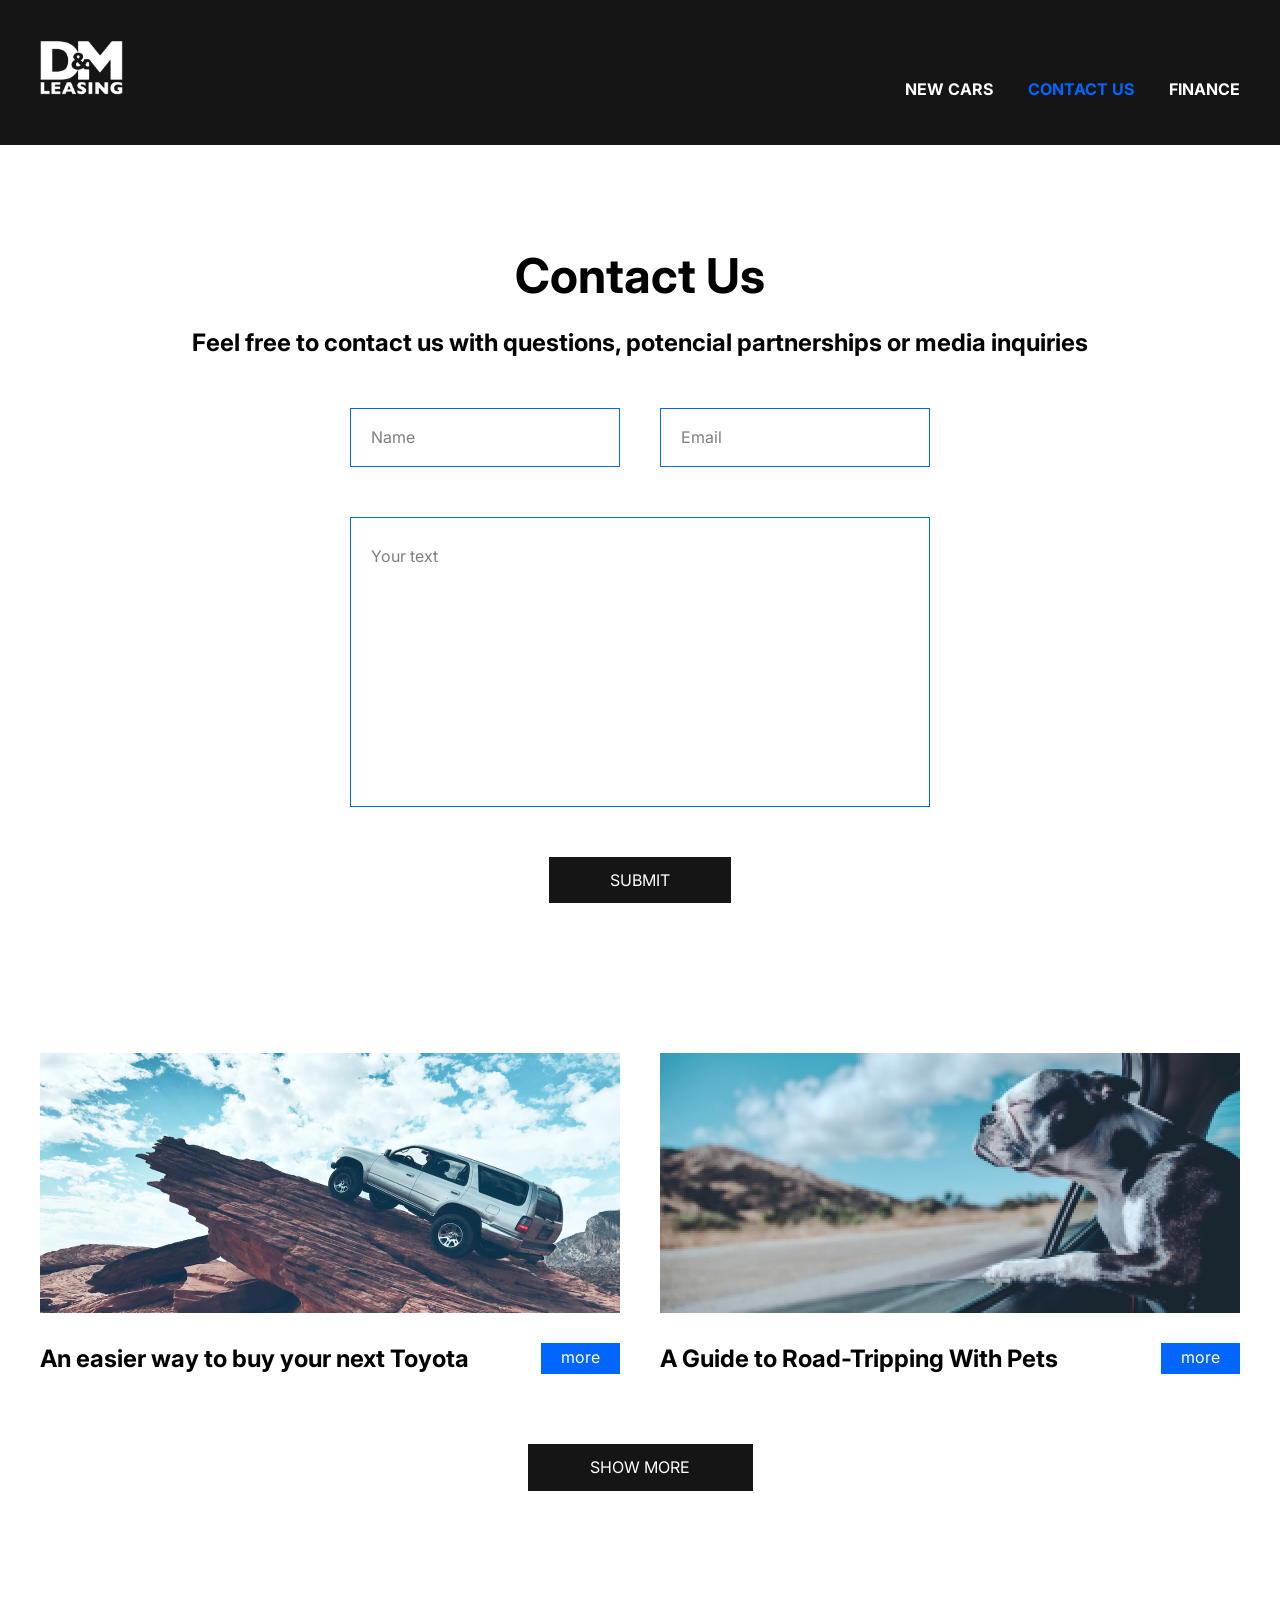
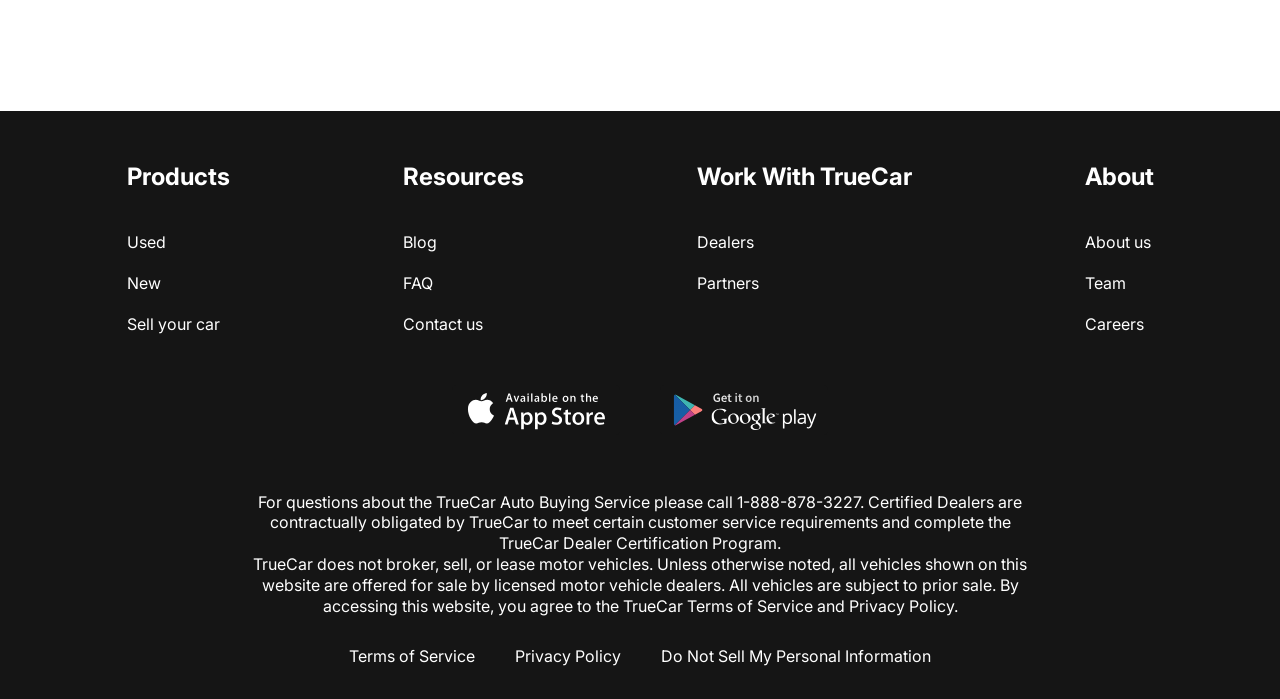
<file: contacts.html>
<!DOCTYPE html>
<html lang="en">
<head>
    <meta charset="UTF-8">
    <meta name="viewport" content="width=device-width, initial-scale=1.0">
    <title>DM Leasing</title>
    <link rel="preconnect" href="https://fonts.googleapis.com">
<link rel="preconnect" href="https://fonts.gstatic.com" crossorigin>
<link href="https://fonts.googleapis.com/css2?family=Inter:ital,opsz,wght@0,14..32,100..900;1,14..32,100..900&display=swap" rel="stylesheet">
    <link rel="stylesheet" href="./style.css">
</head>
<body>
    <div class="wrapper">
        <header class="header">
        <div class="container">
            <div class="header__inner">
                 <a class="logo" href="index.html">
                    <img class="logo__img" src="images/logo1.svg" alt="">
                </a>
                <nav class="menu">
                      <button class="menu__btn">
                        <span></span>
                        <span></span>
                        <span></span>
                    </button>
                    <ul class="menu__list">
                        <li class="menu__list-item"><a href="new-cars.html" class="menu__list-link">NEW CARS</a></li>
                        <li class="menu__list-item"><a href="#" class="menu__list-link menu__list-link--active">CONTACT US</a></li>
                        <li class="menu__list-item"><a href="index.html" class="menu__list-link">FINANCE</a></li>
                    </ul>
                </nav>
            </div>
        </div>
        </header>
        <main class="main">
            <section class="contacts">
                <div class="container">
                    <h2 class="section-title contacts__title">Contact Us</h2>
                    <p class="contacts__text">
                        Feel free to contact us with questions, potencial partnerships or media inquiries
                    </p>
                    <form action="#" class="form">
                        <input type="name" class="form__input" placeholder="Name">
                        <input type="email" class="form__input" placeholder="Email">
                        <textarea class="form__textarea" placeholder="Your text"></textarea>
                        <button class="form__btn" type="submit">SUBMIT</button>
                    </form>
                </div>
            </section>
            <section class="blog">
                <div class="container">
                    <div class="blog__items">
                        <div class="blog__item">
                            <img class="blog__item-img" src="images/blog-1.jpg" alt="">
                            <h4 class="blog__item-title">An easier way to buy your next Toyota</h4>
                            <a href="#" class="blog__item-link">more</a>
                        </div>
                        <div class="blog__item">
                            <img class="blog__item-img" src="images/blog-2.jpg" alt="">
                            <h4 class="blog__item-title">A Guide to Road-Tripping With Pets</h4>
                            <a href="#" class="blog__item-link">more</a>
                        </div>
                    </div>
                    <a href="#" class="show_more-link">SHOW MORE</a>
                </div>
            </section>
        </main>
        <footer class="footer">
            <div class="container">
                <nav class="footer__menu">
                    <ul class="footer__menu-list">
                        <li class="footer__menu-item">
                            <p class="footer__menu-title">Products</p>
                        </li>
                        <li class="footer__menu-item"><a href="#" class="footer__menu-link">Used</a></li>
                        <li class="footer__menu-item"><a href="#" class="footer__menu-link">New</a></li>
                        <li class="footer__menu-item"><a href="#" class="footer__menu-link">Sell your car</a></li>
                    </ul>
                    <ul class="footer__menu-list">
                        <li class="footer__menu-item">
                             <p class="footer__menu-title">Resources</p>
                        </li>
                        <li class="footer__menu-item"><a href="#" class="footer__menu-link">Blog</a></li>
                        <li class="footer__menu-item"><a href="#" class="footer__menu-link">FAQ</a></li>
                        <li class="footer__menu-item"><a href="#" class="footer__menu-link">Contact us</a></li>
                    </ul>
                    <ul class="footer__menu-list">
                        <li class="footer__menu-item">
                             <p class="footer__menu-title">Work With TrueCar</p>
                        </li>
                        <li class="footer__menu-item"><a href="#" class="footer__menu-link">Dealers</a></li>
                        <li class="footer__menu-item"><a href="#" class="footer__menu-link">Partners</a></li>
                    </ul>
                    <ul class="footer__menu-list">
                        <li class="footer__menu-item">
                            <p class="footer__menu-title">About</p>
                        </li>
                        <li class="footer__menu-item"><a href="#" class="footer__menu-link">About us</a></li>
                        <li class="footer__menu-item"><a href="#" class="footer__menu-link">Team</a></li>
                        <li class="footer__menu-item"><a href="#" class="footer__menu-link">Careers</a></li>
                    </ul>
                </nav>
                <ul class="app">
                    <li class="app__item">
                        <a href="#" class="app__item-link">
                            <img class="app__item-img" src="images/appstore.svg" alt="">
                        </a>
                    </li>
                     <li class="app__item">
                        <a href="#" class="app__item-link">
                            <img class="app__item-img" src="images/googleplay.svg" alt="">
                        </a>
                    </li>
                </ul>
                <div class="footer__copy">
                    <p class="footer__copy-text">
                            For questions about the TrueCar Auto Buying Service please call 1-888-878-3227.
                            Certified Dealers are contractually obligated by TrueCar to meet certain customer service requirements and complete the TrueCar Dealer Certification Program.
                    </p>
                    <p class="footer__copy-text">
                            TrueCar does not broker, sell, or lease motor vehicles. Unless otherwise noted, all vehicles shown on this website are offered for sale by licensed motor vehicle dealers. All vehicles are subject to prior sale.
                             By accessing this website, you agree to the TrueCar Terms of Service and Privacy Policy.
                            </p>
                </div>
                <nav class="copy__nav">
                    <ul class="copy__nav-list">
                        <li class="copy__nav-item"><a href="#" class="copy__nav-link">Terms of Service</a></li>
                        <li class="copy__nav-item"><a href="#" class="copy__nav-link">Privacy Policy</a></li>
                        <li class="copy__nav-item"><a href="#" class="copy__nav-link">Do Not Sell My Personal Information</a></li>
                    </ul>
                </nav>
            </div>
        </footer>
    </div>
    <script src="./main.js"></script>
</body>
</html>
</file>
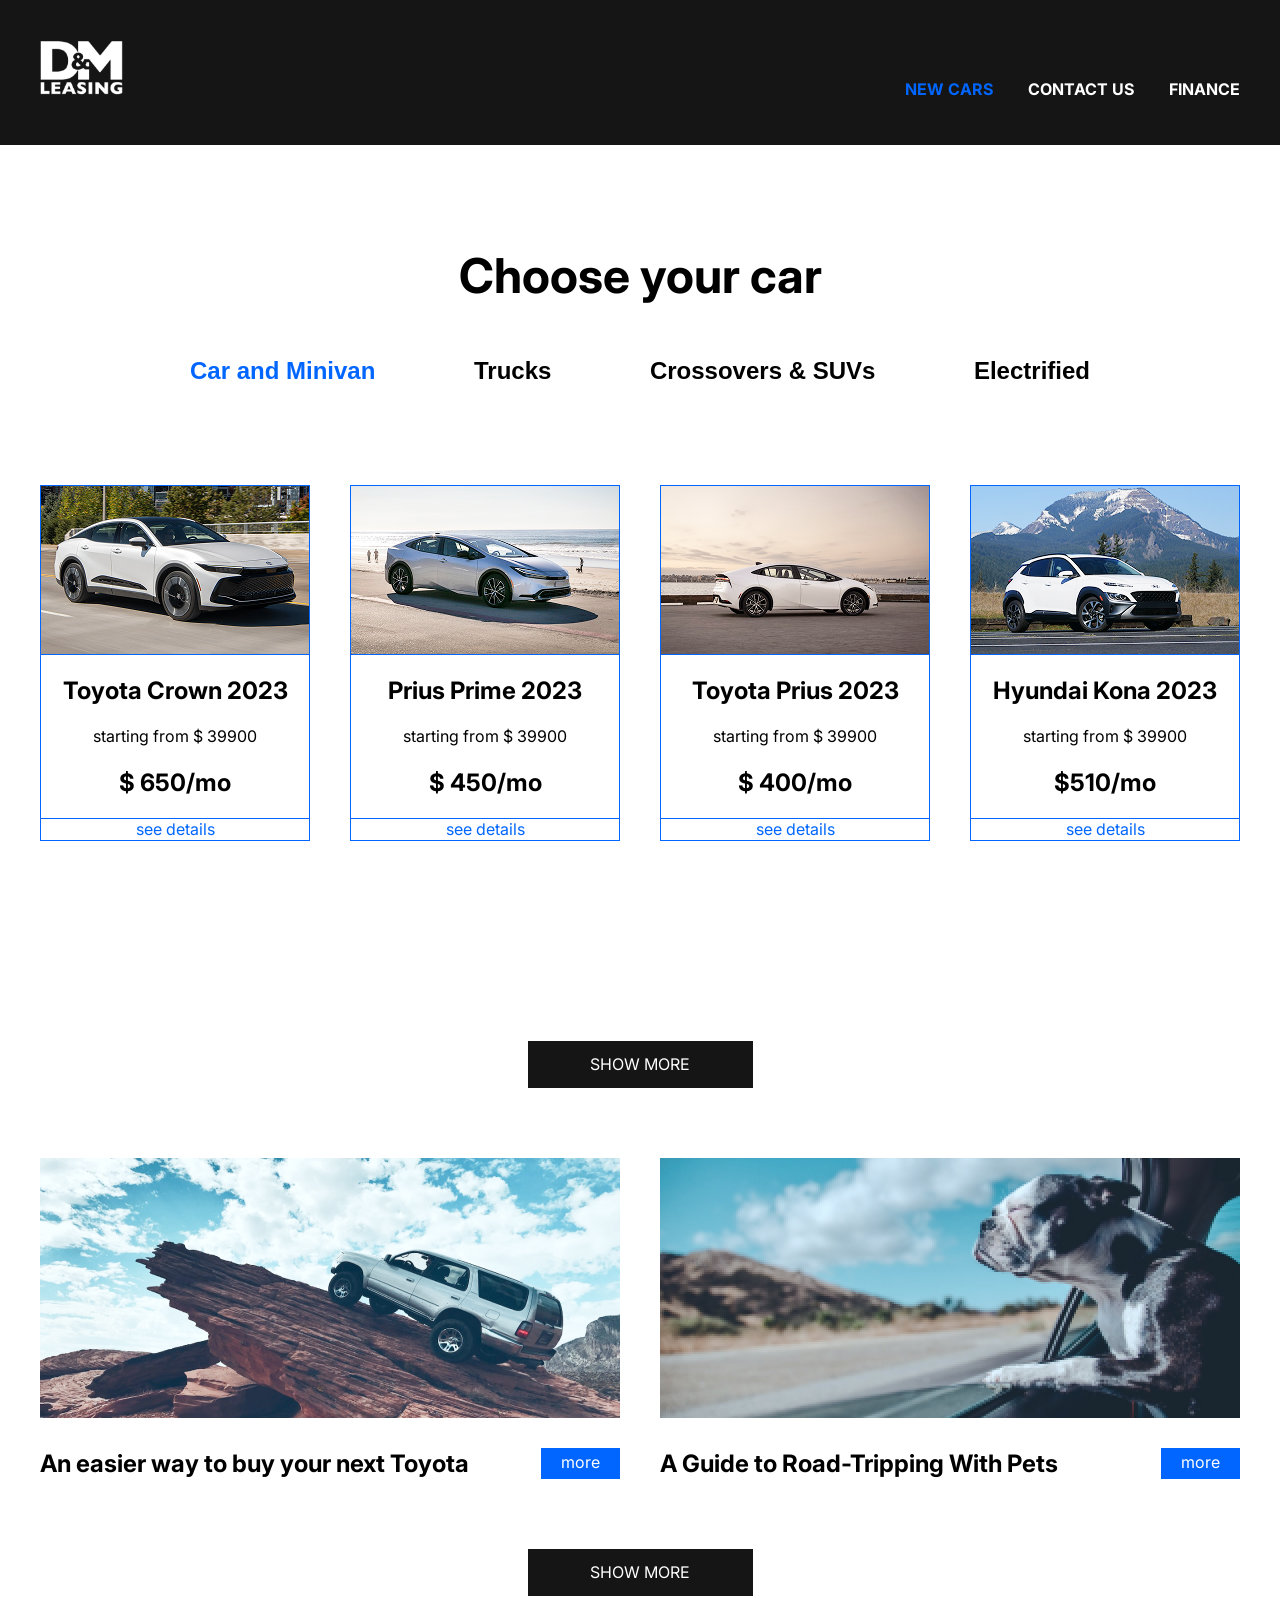
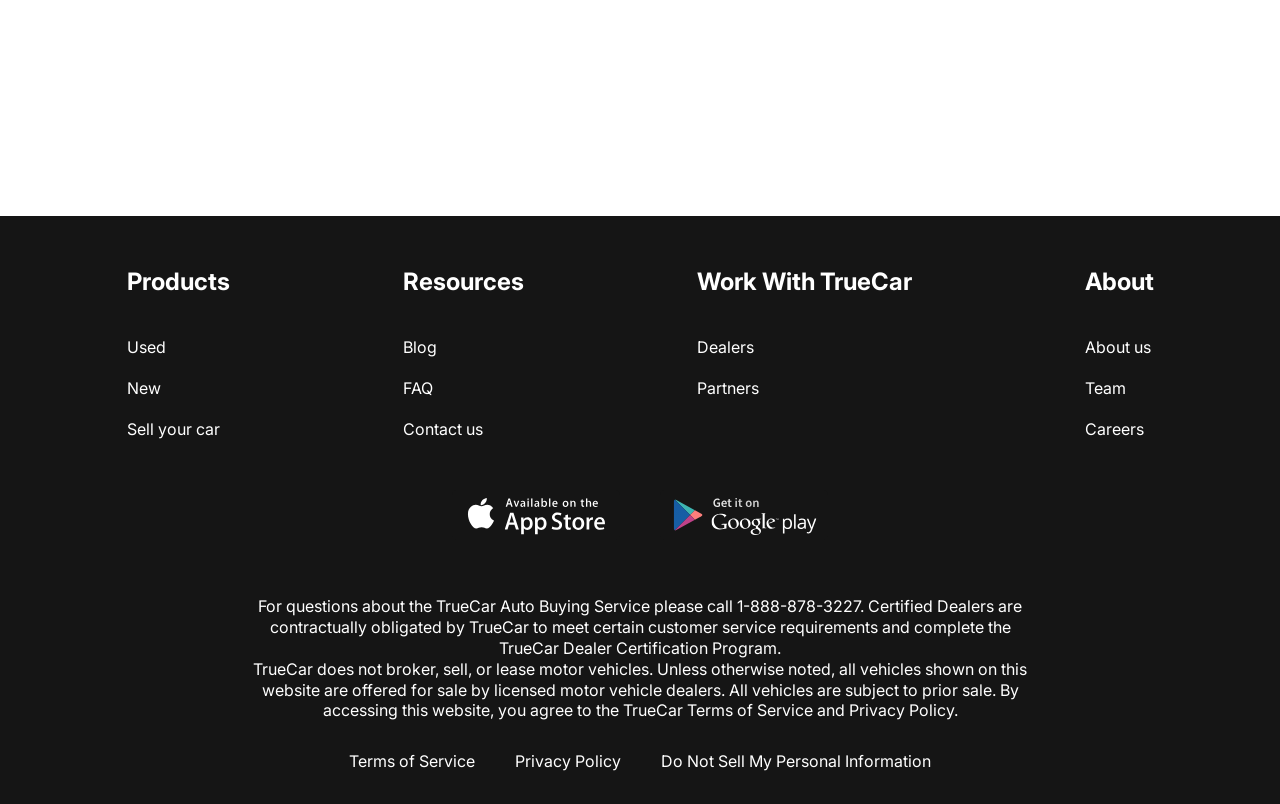
<file: new-cars.html>
<!DOCTYPE html>
<html lang="en">
<head>
    <meta charset="UTF-8">
    <meta name="viewport" content="width=device-width, initial-scale=1.0">
    <title>DM Leasing</title>
    <link rel="preconnect" href="https://fonts.googleapis.com">
<link rel="preconnect" href="https://fonts.gstatic.com" crossorigin>
<link href="https://fonts.googleapis.com/css2?family=Inter:ital,opsz,wght@0,14..32,100..900;1,14..32,100..900&display=swap" rel="stylesheet">
    <link rel="stylesheet" href="./style.css">
</head>
<body>
    <div class="wrapper">
        <header class="header">
        <div class="container">
            <div class="header__inner">
                 <a class="logo" href="index.html">
                    <img class="logo__img" src="images/logo1.svg" alt="">
                </a>
                <nav class="menu">
                      <button class="menu__btn">
                        <span></span>
                        <span></span>
                        <span></span>
                    </button>
                    <ul class="menu__list">
                        <li class="menu__list-item"><a href="#" class="menu__list-link menu__list-link--active">NEW CARS</a></li>
                        <li class="menu__list-item"><a href="contacts.html" class="menu__list-link">CONTACT US</a></li>
                        <li class="menu__list-item"><a href="index.html" class="menu__list-link">FINANCE</a></li>
                    </ul>
                </nav>
            </div>
        </div>
        </header>
        <main class="main">
            <section class="choose">
                <div class="container">
                    <h2 class="section-title">
                        Choose your car
                    </h2>
                    <div class="tabs">
                        <div class="tabs__btn">
                            <button class="tabs__btn-item tabs__btn-item--active" data-button="content-1">Car and Minivan</button>
                             <button class="tabs__btn-item" data-button="content-2">Trucks</button>
                              <button class="tabs__btn-item" data-button="content-3">Crossovers & SUVs</button>
                               <button class="tabs__btn-item" data-button="content-4">Electrified</button>
                        </div>
                        <div class="tabs__content">
                            <div class="tabs__content-item tabs__content-item--active" id="content-1">
                                <div class="card">
                                    <img class="card__img" src="images/card-1.jpg" alt="">
                                    <div class="card__content">
                                    <h4 class="card__title">Toyota Crown 2023</h4>
                                    <p class="card__text">starting from $ 39900</p>
                                    <p class="card__price">$ 650/mo</p>
                                    </div>
                                    <a href="#" class="card__link">see details</a>
                                </div>
                                <div class="card">
                                    <img class="card__img" src="images/card-2.jpg" alt="">
                                    <div class="card__content">
                                    <h4 class="card__title">Prius Prime 2023</h4>
                                    <p class="card__text">starting from $ 39900</p>
                                    <p class="card__price"> $ 450/mo</p>
                                    </div>
                                    <a href="#" class="card__link">see details</a>
                                </div>
                                <div class="card">
                                    <img class="card__img" src="images/card-3.jpg" alt="">
                                     <div class="card__content">
                                    <h4 class="card__title">Toyota Prius 2023</h4>
                                    <p class="card__text">starting from $ 39900</p>
                                    <p class="card__price"> $ 400/mo</p>
                                    </div>
                                    <a href="#" class="card__link">see details</a>
                                </div>
                                <div class="card">
                                    <img class="card__img" src="images/card-4.jpg" alt="">
                                     <div class="card__content">
                                    <h4 class="card__title">Hyundai Kona 2023</h4>
                                    <p class="card__text">starting from $ 39900</p>
                                    <p class="card__price">$510/mo</p>
                                    </div>
                                    <a href="#" class="card__link">see details</a>
                                </div>
                            </div>
                            <div class="tabs__content-item ">
                                <div class="card">
                                    <img class="card__img" src="images/card-1.jpg" alt="">
                                    <div class="card__content">
                                    <h4 class="card__title">Toyota Crown 2023</h4>
                                    <p class="card__text">starting from $ 39900</p>
                                    <p class="card__price">$ 650/mo</p>
                                    </div>
                                    <a href="#" class="card__link">see details</a>
                                </div>
                                <div class="card">
                                    <img class="card__img" src="images/card-2.jpg" alt="">
                                    <div class="card__content">
                                    <h4 class="card__title">Prius Prime 2023</h4>
                                    <p class="card__text">starting from $ 39900</p>
                                    <p class="card__price"> $ 450/mo</p>
                                    </div>
                                    <a href="#" class="card__link">see details</a>
                                </div>
                                <div class="card">
                                    <img class="card__img" src="images/card-3.jpg" alt="">
                                     <div class="card__content">
                                    <h4 class="card__title">Toyota Prius 2023</h4>
                                    <p class="card__text">starting from $ 39900</p>
                                    <p class="card__price"> $ 400/mo</p>
                                    </div>
                                    <a href="#" class="card__link">see details</a>
                                </div>
                                <div class="card">
                                    <img class="card__img" src="images/card-4.jpg" alt="">
                                     <div class="card__content">
                                    <h4 class="card__title">Hyundai Kona 2023</h4>
                                    <p class="card__text">starting from $ 39900</p>
                                    <p class="card__price">$510/mo</p>
                                    </div>
                                    <a href="#" class="card__link">see details</a>
                                </div>
                            </div>
                            <div class="tabs__content-item">
                                <div class="card">
                                    <img class="card__img" src="images/card-1.jpg" alt="">
                                    <div class="card__content">
                                    <h4 class="card__title">Toyota Crown 2023</h4>
                                    <p class="card__text">starting from $ 39900</p>
                                    <p class="card__price">$ 650/mo</p>
                                    </div>
                                    <a href="#" class="card__link">see details</a>
                                </div>
                                <div class="card">
                                    <img class="card__img" src="images/card-2.jpg" alt="">
                                    <div class="card__content">
                                    <h4 class="card__title">Prius Prime 2023</h4>
                                    <p class="card__text">starting from $ 39900</p>
                                    <p class="card__price"> $ 450/mo</p>
                                    </div>
                                    <a href="#" class="card__link">see details</a>
                                </div>
                                <div class="card">
                                    <img class="card__img" src="images/card-3.jpg" alt="">
                                     <div class="card__content">
                                    <h4 class="card__title">Toyota Prius 2023</h4>
                                    <p class="card__text">starting from $ 39900</p>
                                    <p class="card__price"> $ 400/mo</p>
                                    </div>
                                    <a href="#" class="card__link">see details</a>
                                </div>
                                <div class="card">
                                    <img class="card__img" src="images/card-4.jpg" alt="">
                                     <div class="card__content">
                                    <h4 class="card__title">Hyundai Kona 2023</h4>
                                    <p class="card__text">starting from $ 39900</p>
                                    <p class="card__price">$510/mo</p>
                                    </div>
                                    <a href="#" class="card__link">see details</a>
                                </div>
                            </div>
                       </div>
                   
                        <div class="tabs__content-item" id="content-2">
                             <div class="card">
                                    <img class="card__img" src="images/card-1.jpg" alt="">
                                    <div class="card__content">
                                    <h4 class="card__title">Toyota Crown 2023</h4>
                                    <p class="card__text">starting from $ 39900</p>
                                    <p class="card__price">$ 650/mo</p>
                                    </div>
                                    <a href="#" class="card__link">see details</a>
                                </div>
                                <div class="card">
                                    <img class="card__img" src="images/card-2.jpg" alt="">
                                    <div class="card__content">
                                    <h4 class="card__title">Prius Prime 2023</h4>
                                    <p class="card__text">starting from $ 39900</p>
                                    <p class="card__price"> $ 450/mo</p>
                                    </div>
                                    <a href="#" class="card__link">see details</a>
                                </div>
                                <div class="card">
                                    <img class="card__img" src="images/card-3.jpg" alt="">
                                     <div class="card__content">
                                    <h4 class="card__title">Toyota Prius 2023</h4>
                                    <p class="card__text">starting from $ 39900</p>
                                    <p class="card__price"> $ 400/mo</p>
                                    </div>
                                    <a href="#" class="card__link">see details</a>
                                </div>
                                <div class="card">
                                    <img class="card__img" src="images/card-4.jpg" alt="">
                                     <div class="card__content">
                                    <h4 class="card__title">Hyundai Kona 2023</h4>
                                    <p class="card__text">starting from $ 39900</p>
                                    <p class="card__price">$1/mo</p>
                                    </div>
                                    <a href="#" class="card__link">see details</a>
                                </div>
                                <div class="card">
                                    <img class="card__img" src="images/card-1.jpg" alt="">
                                    <div class="card__content">
                                    <h4 class="card__title">Toyota Crown 2023</h4>
                                    <p class="card__text">starting from $ 39900</p>
                                    <p class="card__price">$ 650/mo</p>
                                    </div>
                                    <a href="#" class="card__link">see details</a>
                                </div>
                                <div class="card">
                                    <img class="card__img" src="images/card-2.jpg" alt="">
                                    <div class="card__content">
                                    <h4 class="card__title">Prius Prime 2023</h4>
                                    <p class="card__text">starting from $ 39900</p>
                                    <p class="card__price"> $ 450/mo</p>
                                    </div>
                                    <a href="#" class="card__link">see details</a>
                                </div>
                                <div class="card">
                                    <img class="card__img" src="images/card-3.jpg" alt="">
                                     <div class="card__content">
                                    <h4 class="card__title">Toyota Prius 2023</h4>
                                    <p class="card__text">starting from $ 39900</p>
                                    <p class="card__price"> $ 400/mo</p>
                                    </div>
                                    <a href="#" class="card__link">see details</a>
                                </div>
                                <div class="card">
                                    <img class="card__img" src="images/card-4.jpg" alt="">
                                     <div class="card__content">
                                    <h4 class="card__title">Hyundai Kona 2023</h4>
                                    <p class="card__text">starting from $ 39900</p>
                                    <p class="card__price">$1/mo</p>
                                    </div>
                                    <a href="#" class="card__link">see details</a>
                                </div>
                            </div>
                       
                        <div class="tabs__content-item" id="content-3">
                            <div class="card">
                                    <img class="card__img" src="images/card-1.jpg" alt="">
                                    <div class="card__content">
                                    <h4 class="card__title">Toyota Crown 2023</h4>
                                    <p class="card__text">starting from $ 39900</p>
                                    <p class="card__price">$ 650/mo</p>
                                    </div>
                                    <a href="#" class="card__link">see details</a>
                                </div>
                                <div class="card">
                                    <img class="card__img" src="images/card-2.jpg" alt="">
                                    <div class="card__content">
                                    <h4 class="card__title">Prius Prime 2023</h4>
                                    <p class="card__text">starting from $ 39900</p>
                                    <p class="card__price"> $ 450/mo</p>
                                    </div>
                                    <a href="#" class="card__link">see details</a>
                                </div>
                                <div class="card">
                                    <img class="card__img" src="images/card-3.jpg" alt="">
                                     <div class="card__content">
                                    <h4 class="card__title">Toyota Prius 2023</h4>
                                    <p class="card__text">starting from $ 39900</p>
                                    <p class="card__price"> $ 400/mo</p>
                                    </div>
                                    <a href="#" class="card__link">see details</a>
                                </div>
                                <div class="card">
                                    <img class="card__img" src="images/card-4.jpg" alt="">
                                     <div class="card__content">
                                    <h4 class="card__title">Hyundai Kona 2023</h4>
                                    <p class="card__text">starting from $ 39900</p>
                                    <p class="card__price">$1/mo</p>
                                    </div>
                                    <a href="#" class="card__link">see details</a>
                                </div>
                                 <div class="card">
                                    <img class="card__img" src="images/card-1.jpg" alt="">
                                    <div class="card__content">
                                    <h4 class="card__title">Toyota Crown 2023</h4>
                                    <p class="card__text">starting from $ 39900</p>
                                    <p class="card__price">$ 650/mo</p>
                                    </div>
                                    <a href="#" class="card__link">see details</a>
                                </div>
                                <div class="card">
                                    <img class="card__img" src="images/card-2.jpg" alt="">
                                    <div class="card__content">
                                    <h4 class="card__title">Prius Prime 2023</h4>
                                    <p class="card__text">starting from $ 39900</p>
                                    <p class="card__price"> $ 450/mo</p>
                                    </div>
                                    <a href="#" class="card__link">see details</a>
                                </div>
                                <div class="card">
                                    <img class="card__img" src="images/card-3.jpg" alt="">
                                     <div class="card__content">
                                    <h4 class="card__title">Toyota Prius 2023</h4>
                                    <p class="card__text">starting from $ 39900</p>
                                    <p class="card__price"> $ 400/mo</p>
                                    </div>
                                    <a href="#" class="card__link">see details</a>
                                </div>
                                <div class="card">
                                    <img class="card__img" src="images/card-4.jpg" alt="">
                                     <div class="card__content">
                                    <h4 class="card__title">Hyundai Kona 2023</h4>
                                    <p class="card__text">starting from $ 39900</p>
                                    <p class="card__price">$1/mo</p>
                                    </div>
                                    <a href="#" class="card__link">see details</a>
                                </div>
                            </div>
                            
                        </div>
                       
                        <div class="tabs__content-item" id="content-4">
                            <div class="card">
                                    <img class="card__img" src="images/card-4.jpg" alt="">
                                     <div class="card__content">
                                    <h4 class="card__title">Hyundai Kona 2023</h4>
                                    <p class="card__text">starting from $ 39900</p>
                                    <p class="card__price">$1/mo</p>
                                    </div>
                                    <a href="#" class="card__link">see details</a>
                                </div>
                        </div>
                        </div>
                    </div>
                     <a href="#" class="show_more-link">SHOW MORE</a>
                </div>
            </section>
             <section class="blog">
                <div class="container">
                    <div class="blog__items">
                        <div class="blog__item">
                            <img class="blog__item-img" src="images/blog-1.jpg" alt="">
                            <h4 class="blog__item-title">An easier way to buy your next Toyota</h4>
                            <a href="#" class="blog__item-link">more</a>
                        </div>
                        <div class="blog__item">
                            <img class="blog__item-img" src="images/blog-2.jpg" alt="">
                            <h4 class="blog__item-title">A Guide to Road-Tripping With Pets</h4>
                            <a href="#" class="blog__item-link">more</a>
                        </div>
                    </div>
                    <a href="#" class="show_more-link">SHOW MORE</a>
                </div>
            </section>
        </main>
        <footer class="footer">
            <div class="container">
                <nav class="footer__menu">
                    <ul class="footer__menu-list">
                        <li class="footer__menu-item">
                            <p class="footer__menu-title">Products</p>
                        </li>
                        <li class="footer__menu-item"><a href="#" class="footer__menu-link">Used</a></li>
                        <li class="footer__menu-item"><a href="#" class="footer__menu-link">New</a></li>
                        <li class="footer__menu-item"><a href="#" class="footer__menu-link">Sell your car</a></li>
                    </ul>
                    <ul class="footer__menu-list">
                        <li class="footer__menu-item">
                             <p class="footer__menu-title">Resources</p>
                        </li>
                        <li class="footer__menu-item"><a href="#" class="footer__menu-link">Blog</a></li>
                        <li class="footer__menu-item"><a href="#" class="footer__menu-link">FAQ</a></li>
                        <li class="footer__menu-item"><a href="#" class="footer__menu-link">Contact us</a></li>
                    </ul>
                    <ul class="footer__menu-list">
                        <li class="footer__menu-item">
                             <p class="footer__menu-title">Work With TrueCar</p>
                        </li>
                        <li class="footer__menu-item"><a href="#" class="footer__menu-link">Dealers</a></li>
                        <li class="footer__menu-item"><a href="#" class="footer__menu-link">Partners</a></li>
                    </ul>
                    <ul class="footer__menu-list">
                        <li class="footer__menu-item">
                            <p class="footer__menu-title">About</p>
                        </li>
                        <li class="footer__menu-item"><a href="#" class="footer__menu-link">About us</a></li>
                        <li class="footer__menu-item"><a href="#" class="footer__menu-link">Team</a></li>
                        <li class="footer__menu-item"><a href="#" class="footer__menu-link">Careers</a></li>
                    </ul>
                </nav>
                <ul class="app">
                    <li class="app__item">
                        <a href="#" class="app__item-link">
                            <img class="app__item-img" src="images/appstore.svg" alt="">
                        </a>
                    </li>
                     <li class="app__item">
                        <a href="#" class="app__item-link">
                            <img class="app__item-img" src="images/googleplay.svg" alt="">
                        </a>
                    </li>
                </ul>
                <div class="footer__copy">
                    <p class="footer__copy-text">
                            For questions about the TrueCar Auto Buying Service please call 1-888-878-3227.
                            Certified Dealers are contractually obligated by TrueCar to meet certain customer service requirements and complete the TrueCar Dealer Certification Program.
                    </p>
                    <p class="footer__copy-text">
                            TrueCar does not broker, sell, or lease motor vehicles. Unless otherwise noted, all vehicles shown on this website are offered for sale by licensed motor vehicle dealers. All vehicles are subject to prior sale.
                             By accessing this website, you agree to the TrueCar Terms of Service and Privacy Policy.
                            </p>
                </div>
                <nav class="copy__nav">
                    <ul class="copy__nav-list">
                        <li class="copy__nav-item"><a href="#" class="copy__nav-link">Terms of Service</a></li>
                        <li class="copy__nav-item"><a href="#" class="copy__nav-link">Privacy Policy</a></li>
                        <li class="copy__nav-item"><a href="#" class="copy__nav-link">Do Not Sell My Personal Information</a></li>
                    </ul>
                </nav>
            </div>
        </footer>
    </div>
    <script src="./main.js"></script>
</body>
</html>
</file>
<file: style.css>
html{
    box-sizing: border-box;
}

*, *::after,*::before{
    box-sizing: inherit;
    margin: 0;
    padding: 0;
}
html, body{
    height: 100%;
}

/*убираем маркеры и подчеркивание списка*/
ul{
    list-style-type: none;
}
a{
    text-decoration: none;
    color: inherit;
}
.section-title{
     margin-bottom: 50px;
     font-size: 48px;
     font-weight: 700;
     text-align: center;   
    }
.wrapper{
   min-height: 100%;
   display: flex;
   flex-direction: column; 
}

/*хедер лого и меню*/
.container{
    max-width: 1220px;
    margin: 0 auto;
    padding: 0 10px;
}
body{
    font-family: "Inter", sans-serif;
    font-size: 16px;
    font-weight: 400;
    line-height: 1.3;
}
.header{
    background-color:#151515;
}
.heder-main{
    background-color: transparent;
    position: absolute;
    z-index: 10;
    left: 0;
    right: 0;
}
.header__inner{
    padding-top: 40px;
    padding-bottom: 45px;
    display: flex;
    justify-content: space-between;
    align-items: flex-end;
}
.menu__list{
    display: flex;
    gap: 35px; /*растояние между списком меню*/
}
.menu__list-link{
    color: #FFFFFF;
    text-transform: uppercase;
    font-weight: 700;
}
.menu__list-link--active{
    color: #0066ff;
}
.footer{
    background-color: #151515;
    padding: 50px 0 32px;
    color: #FFFFFF;
}

.footer__menu{
    display: flex;
    justify-content: space-around;
    margin-bottom: 50px;

}
.footer__menu-list{
   max-width: 250px; 
}
.footer__menu-title{
    font-size: 24px;
    font-weight: 700;
    padding-bottom: 20px;

}
.footer__menu-item + .footer__menu-item {
    padding-top: 20px;
}
.app{
    display: flex;
    justify-content: center;
    gap: 40px;
    margin-bottom: 52px;
}
.footer__copy{
    max-width: 800px;
    margin: 0 auto 30px;
    text-align: center;
}
.copy__nav-list{
    display: flex;
    justify-content: center;
    gap: 40px;
}
.main{
    flex-grow: 1;
}
.top{
    color: #FFFFFF;
    text-align: center;
     padding-top: 250px;
     padding-bottom: 50px;
    position: absolute;
    z-index: 5;
    left: 0;
    right: 0;

}
.title{
   
    padding-bottom: 40px;
    font-size: 96px;
    font-weight: 700;
}
.top__link{
    background-color:#0066ff;
    padding: 23px;
    max-width: 430px;
    width: 100%;
    display: inline-block;
    text-transform: uppercase;
    font-size: 36px;
    font-weight: 700;
}
   .swiper::after{
    content: '';
     background: rgba(21, 21, 21, .3);
     position: absolute;
     z-index: 5;
     left: 0;
     right: 0;
     bottom: 0;
     top: 0;
}
   

.swiper-slide{
    height: 100vh;
    background-repeat: no-repeat;
    background-size: cover;
    background-position: center;
}
.swiper-pagination-bullet{
    width: 120px;
    height: 3px;
    background-color: #151515;
    border-radius: 0;
    opacity: 1;
    margin: 0 15px;
}
.swiper-pagination-bullet-active{
    height: 6px;
    background-color: #FFFFFF;

}
.swiper-pagination-horizontal.swiper-pagination-bullets 
    .swiper-pagination-bullet {
        margin: 0 15px;
    }
    .swiper-horizontal>.swiper-pagination-bullets, .swiper-pagination-bullets.swiper-pagination-horizontal {
        bottom: 50px;
    }
    .why-lease{
        padding: 150px 0;
    }
    .why-lease__list{
        display: grid;
        grid-template-columns: repeat(4, 1fr);
        gap: 40px;
        text-align: center; 
    }
    .why-lease__item-img{
        margin-bottom: 30px;
    }
    .why-lease__item-title{
        margin-bottom: 30px;
        font-size: 24px;
        font-weight:700;
    }
    .why-lease__item-text{
        text-align: left;
    }
    .how-does{
        padding-bottom: 150px;
    }
    .how-does__inner{
        max-width: 600px;
        margin: 0 auto;
    }
    .how__does-title{
        font-size: 24px;
        font-weight:700;
        padding-top: 50px;
    }
    .how__does-list{
        padding: 50px 0 70px;
        counter-reset: myCounter;/*создаем и сбрасываем счетчик с именем */
    }
    .how__does-item{
        list-style-type: none;
        width: 270px;
        position: relative;
        margin-left: auto;
        box-sizing: content-box;
        padding: 19px 0 9px 240px;
        min-height: 63px;
    }
    .how__does-item + .how__does-item{
        margin-top: 40px;
    }
    .how__does-item::before{
        counter-increment: myCounter; /*увеличиваем счетчик на 1*/
        content: counter(myCounter); /*Выводит текс и номер*/
        display: flex;
        justify-content: center;
        align-items: center;
        font-size: 48px;
        font-weight: 700;
        background-color: #0066ff;
        width: 100px;
        height: 100px;
        border-radius: 50%;
        color: #FFFFFF;
        position: absolute;
        left: 0;
        top: 0;
    }
    .video{
        padding-bottom: 150px;
    }
    .video__title{
        margin-bottom: 20px;
    }
    .video__text{
        font-size: 24px;
        font-weight: 700;
        margin-bottom: 50px;
        text-align: center;
    }
    .video__content{
        margin: 0 auto;
        display: block;
    }
    .important{
        padding-bottom: 150px;

    }
    .important__title{
        margin-bottom: 20px;

    }
    .important__text{
        max-width: 580px;
        margin: 0 auto 50px;
    }
    .important__list{
        display: grid;
        grid-template-columns: repeat(4, 1fr);
    }
    .important__item-img{
        margin-bottom: 20px;
    }
    .contacts{
        padding: 100px 0 150px;
    }
    .contacts__title{
        margin-bottom: 20px;
    }
    .contacts__text{
        text-align: center;
        font-weight: 700;
        font-size: 24px;
        margin-bottom: 50px;
        padding: 0 100px;
    }
    .form{
        max-width: 580px;
        margin: 0 auto;
        display: flex;
        justify-content: space-between;
        flex-wrap: wrap; /*перенос если мало места*/
        }
     .form__input{
        width: 270px;
        padding: 18px 20px;
        display: inline-block;
        border: 1px solid #0066ff;
        margin-bottom: 50px;
        font-family: "Inter", sans-serif;
        font-size: 16px;
        font-weight: 400;
        line-height: 1.3;
        color: #000;
        }
    .form__input::placeholder,
    .form__textarea::placeholder{
        font-family: "Inter", sans-serif;
        font-size: 16px;
        font-weight: 400;
        line-height: 1.3;
        color: #000;
        opacity: 0.5;
        }
    .form__textarea{
        width: 100%;
        resize: none;
        padding: 28px 20px;
        height: 290px;
        border: 1px solid #0066ff;
        font-family: "Inter", sans-serif;
        font-size: 16px;
        font-weight: 400;
        line-height: 1.3;
        color: #000;
        margin-bottom: 50px;
        }
    .form__btn{
        text-transform: uppercase;
        color: #FFF;
        background-color: #151515;
        font-family: "Inter", sans-serif;
        font-size: 16px;
        font-weight: 400;
        padding: 13px 61px;
        border: none;
        margin: 0 auto;
        border: none;
        }
    .blog{
        padding-bottom: 150px;

        }
    .blog__items{
        display: grid;
        grid-template-columns: repeat(2, 1fr);
        gap: 40px;
        margin-bottom: 70px;
    }
    .blog__item{
        display: flex;
        justify-content: space-between;
        flex-wrap: wrap;
    }
    .blog__item-img{
        margin-bottom: 30px;
        width: 100%;
    }
    .blog__item-title{
        flex-basis: 446px;
        font-size: 24px;
        font-weight: 700;
    }
    .blog__item-link{
        color: #FFF;
        background-color: #0066ff;
        padding: 4px 20px;
    }
    .show_more-link{
        text-transform: uppercase;
        background-color: #151515;
        padding: 13px;
        color: #FFF;
        width: 225px;
        margin: 0 auto;
        text-align:center;
        display: block;
        margin-bottom: 70px;

    }
    .choose{
        padding: 100px 0 150px;
    }
    .tabs{
        margin-bottom: 50px;
    }
    .tabs__btn{
        padding: 0 150px 100px;
        display: flex;
       justify-content: space-between;
        gap: 80px;

    }
    .tabs__btn-item{
        font-size: 24px;
        font-weight: 700;
        cursor: pointer;
        border: none;
        background-color: transparent;
        padding: 0;
    }
    .tabs__btn-item--active{
        color: #0066ff;
    }
    .tabs__content-item{
        display: none;
        grid-template-columns: repeat(4, 1fr);
        gap: 100px 40px;
    }
    .tabs__content-item.tabs__content-item--active{   
        display: grid;
}
    .card{
        text-align: center;
        
    }
    .card__img{
        display: block;
    }

    .card__content{
        padding: 0 5px;
        border: 1px solid #0066ff;
        border-top: 0;
    }
    .card__title{
        padding-top: 20px;
        font-size: 24px;
        font-weight: 700;
        margin-bottom: 20px;
       
    }
    .card__text{
        margin-bottom: 20px;
    }
    .card__price{
        margin-bottom: 20px;
         font-weight: 700;
        font-size: 24px;
    }
    .card__link{
      display: block;
      color: #0066ff;
       border: 1px solid #0066ff;
        border-top: 0;
    }
    .card__img{
        width: 100%;
    }
    .menu__btn{
        width: 30px;
        height: 20px;
        display: flex;
        flex-direction: column;
        justify-content: space-between;
        padding: 0;
        border: none;
        background-color: transparent;
        cursor: pointer;
        display: none;
    }
    .menu__btn span{
        height: 2px;
        background-color: #fff;
        width: 100%;
    }


     /*Адаптив сайта*/
    @media (max-width: 1040px) {
        .video__content{
            width: 100%;
        }
        .tabs__btn {
    padding: 0 0 50px;
    gap: 20px;
}
    }

    @media (max-width: 1180px){
        .important__list{
            gap: 50px 20px;
        }
        .important__item-img{
            width: 100%;
        }
        .tabs__content-item{
            grid-template-columns: repeat(3, 1fr);
        }
    }

    @media (max-width: 860px){
        .menu__btn{
            display: flex;
        }
        .menu__btn, 
        .logo{
            position: relative;
            z-index: 10;
        }
        .menu__list{
            position: absolute;
            z-index: 5;
            background-color: #151515;
            flex-direction: column;
            top: 0;
            left: 0;
            right: 0;
            bottom: 0;
            padding-top: 200px;
            height: 100vh;
            align-items: center;
            transform: translateY(-100%);
            transition: transform .3s;
        }
        .menu__list.menu__list--active{
            transform: translateY(0%);
        }
        .why-lease__list {
        grid-template-columns: repeat(2, 1fr);
        gap: 20px;
}
        .important__list{
            grid-template-columns: repeat(2, 1fr);
        }
          .tabs__content-item{
            grid-template-columns: repeat(2, 1fr);
        }
    }

    @media (max-width: 768px){
        .title{
            font-size: 70px;
        }
        .top__link{
            padding: 16px;
            max-width: 360px;
            font-size: 28px;
        }
        .swiper-pagination-bullet{
            width: 60px;
    
}
        .video__content{
            height: 400px;
        }
        .footer__menu{
            display: grid;
            grid-template-columns: repeat(2, 1fr);
            gap: 40px;
        }
    }
 @media (max-width: 650px){
      .tabs__content-item{
            grid-template-columns: repeat(1, 1fr);
        }
        .tabs__btn-item{
            font-size: 18px;
        }
        .blog__items {
    grid-template-columns: repeat(1, 1fr);
}
    .contacts{
        padding: 50px 0;
}
    .form__input{
        width: 100%;
        margin-bottom: 30px;
    }
    .contacts__text{
        padding: 0;
    }
 }

     @media (max-width: 540px){
            .title{
            font-size: 60px;
        }
        .top__link {
        max-width: 310px;
        font-size: 22px;
    }
    .swiper-pagination-horizontal.swiper-pagination-bullets 
    .swiper-pagination-bullet {
        margin: 0 10px;
    }
     .swiper-pagination-bullet{
            width: 35px;
}
    .why-lease {
     padding: 50px 0;
}
    .why-lease__list {
        grid-template-columns: repeat(1, 1fr);
       
    }
    .section-title{
        font-size: 34px;
    }
    .how__does-list {
    padding: 30px 0 40px;
}
.how-does {
    padding-bottom: 50px;
}
.video{
    padding-bottom: 50px;
}
  .video__content{
            height: 200px;
        }
        .how__does-item {
    padding: 65px 0 19px 0;
    margin-right: auto;
}
.how__does-item::before {
    right: 0;
    margin: 0 auto;
    font-size: 32px;
    width: 50px;
    height: 50px;
}
.important__list {
        grid-template-columns: repeat(1, 1fr);
    }
    .app,.copy__nav-list {
    flex-direction: column;
    align-items: center;
}
    .app,.copy__nav-list {
        gap: 20px;
    }
     .blog__item-title {
    margin-bottom: 10px;
}
    .blog__item-link {
        margin-left: auto;
}
    .tabs__btn{
        flex-direction: column;
    }
    .choose{
        padding: 50px 0;
    }
    .tabs__content-item{
        gap: 40px;
    }
    .blog{
        padding-bottom: 50px;
    }

}
</file>
